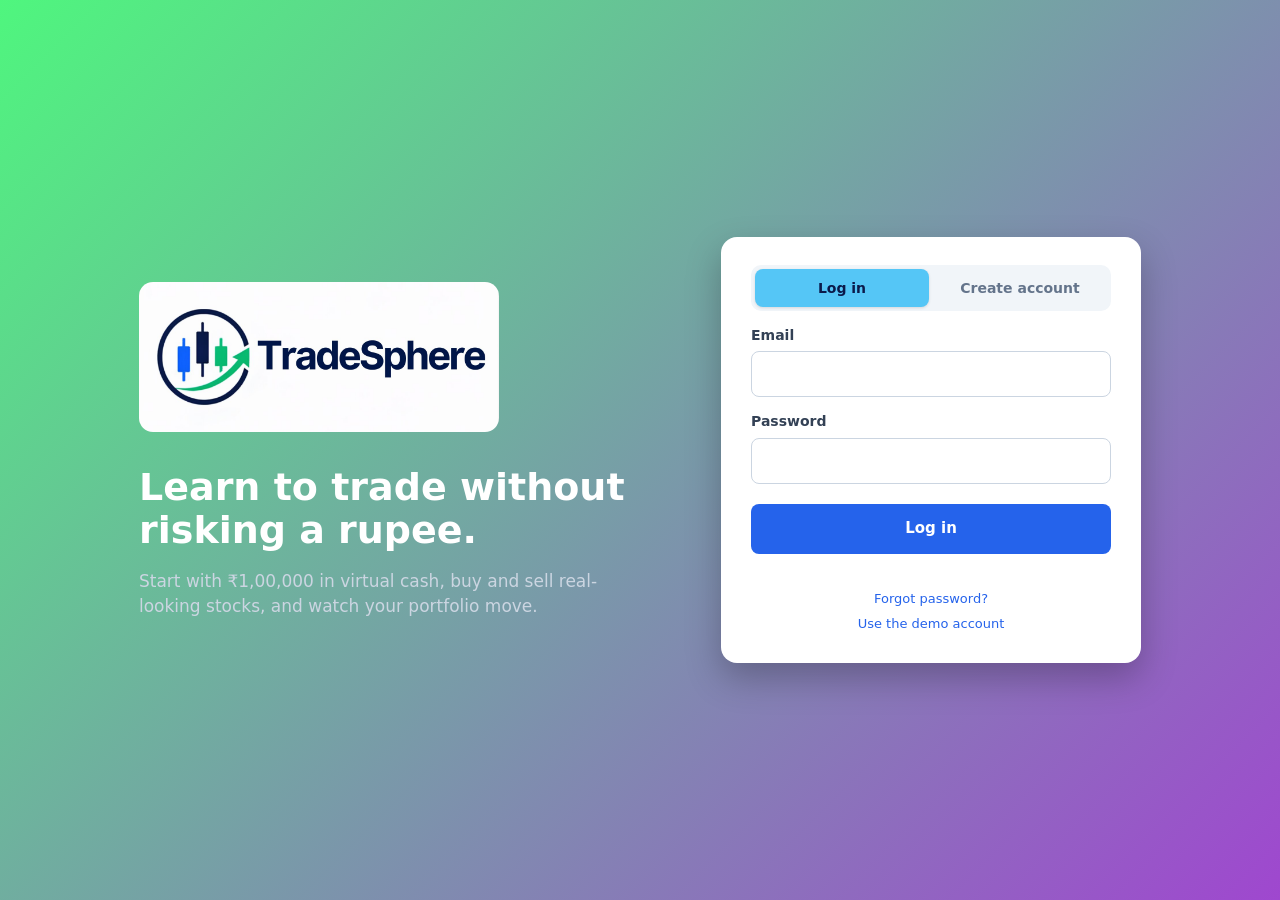
<file: index.html>
<!DOCTYPE html>
<html lang="en">
<head>
  <meta charset="UTF-8">
  <meta name="viewport" content="width=device-width, initial-scale=1.0">
  <title>TradeSphere - Log in</title>
  <link rel="icon" type="image/svg+xml" href="favicon.svg">
  <link rel="stylesheet" href="login.css">
</head>
<body class="login-page">

  <div class="login-layout">

    <!-- Left side: logo and welcome text -->
    <div class="login-intro">
      <img src="Logo.jpg" alt="TradeSphere" class="login-logo">
      <h1>Learn to trade without risking a rupee.</h1>
      <p>Start with ₹1,00,000 in virtual cash, buy and sell real-looking stocks, and watch your portfolio move.</p>
    </div>

    <!-- Right side: white login box -->
    <div class="login-box">

      <!-- Two buttons to switch between the forms -->
      <div class="form-tabs">
        <button class="form-tab active" data-tab="login" type="button">Log in</button>
        <button class="form-tab" data-tab="register" type="button">Create account</button>
      </div>

      <!-- Login form -->
      <form id="loginForm">
        <!-- It connects a label to the input that has the same id. The value of for must match the id exactly. -->
        <label for="loginEmail">Email</label>
        <input type="email" id="loginEmail" required>

        <label for="loginPassword">Password</label>
        <input type="password" id="loginPassword" required>

        <button type="submit" class="button button-blue">Log in</button>
        <p class="error-message" id="loginMessage"></p>
        <button type="button" class="text-button" id="forgotButton">Forgot password?</button>
        <button type="button" class="text-button" id="demoButton">Use the demo account</button>
      </form>

      <!-- Create account form (hidden until the tab is clicked) -->
      <form id="registerForm" hidden>
        <label for="registerName">Full name</label>
        <input type="text" id="registerName" required>

        <label for="registerEmail">Email</label>
        <input type="email" id="registerEmail" required>

        <label for="registerPassword">Password</label>
        <input type="password" id="registerPassword" minlength="6" required>

        <button type="submit" class="button button-blue">Create account</button>
        <p class="error-message" id="registerMessage"></p>
      </form>

      <!-- Forgot password, step 1: ask for the email -->
      <form id="forgotForm" hidden>
        <h2 class="form-title">Reset your password</h2>
        <p class="form-help">Enter the email of your account and we will give you a reset code.</p>

        <label for="forgotEmail">Email</label>
        <input type="email" id="forgotEmail" required>

        <button type="submit" class="button button-blue">Get reset code</button>
        <p class="error-message" id="forgotMessage"></p>
        <button type="button" class="text-button" id="backFromForgot">Back to log in</button>
      </form>

      <!-- Forgot password, step 2: enter the code and a new password -->
      <form id="resetForm" hidden>
        <h2 class="form-title">Enter the reset code</h2>
        <p class="form-help" id="codeHint"></p>

        <label for="resetCode">Reset code</label>
        <input type="text" id="resetCode" maxlength="6" required>

        <label for="newPassword">New password</label>
        <input type="password" id="newPassword" minlength="6" required>

        <label for="confirmPassword">Confirm new password</label>
        <input type="password" id="confirmPassword" minlength="6" required>

        <button type="submit" class="button button-blue">Change password</button>
        <p class="error-message" id="resetMessage"></p>
        <button type="button" class="text-button" id="backFromReset">Back to log in</button>
      </form>

    </div>
  </div>

  <script src="store.js"></script>
  <script src="auth.js"></script>
</body>
</html>
</file>
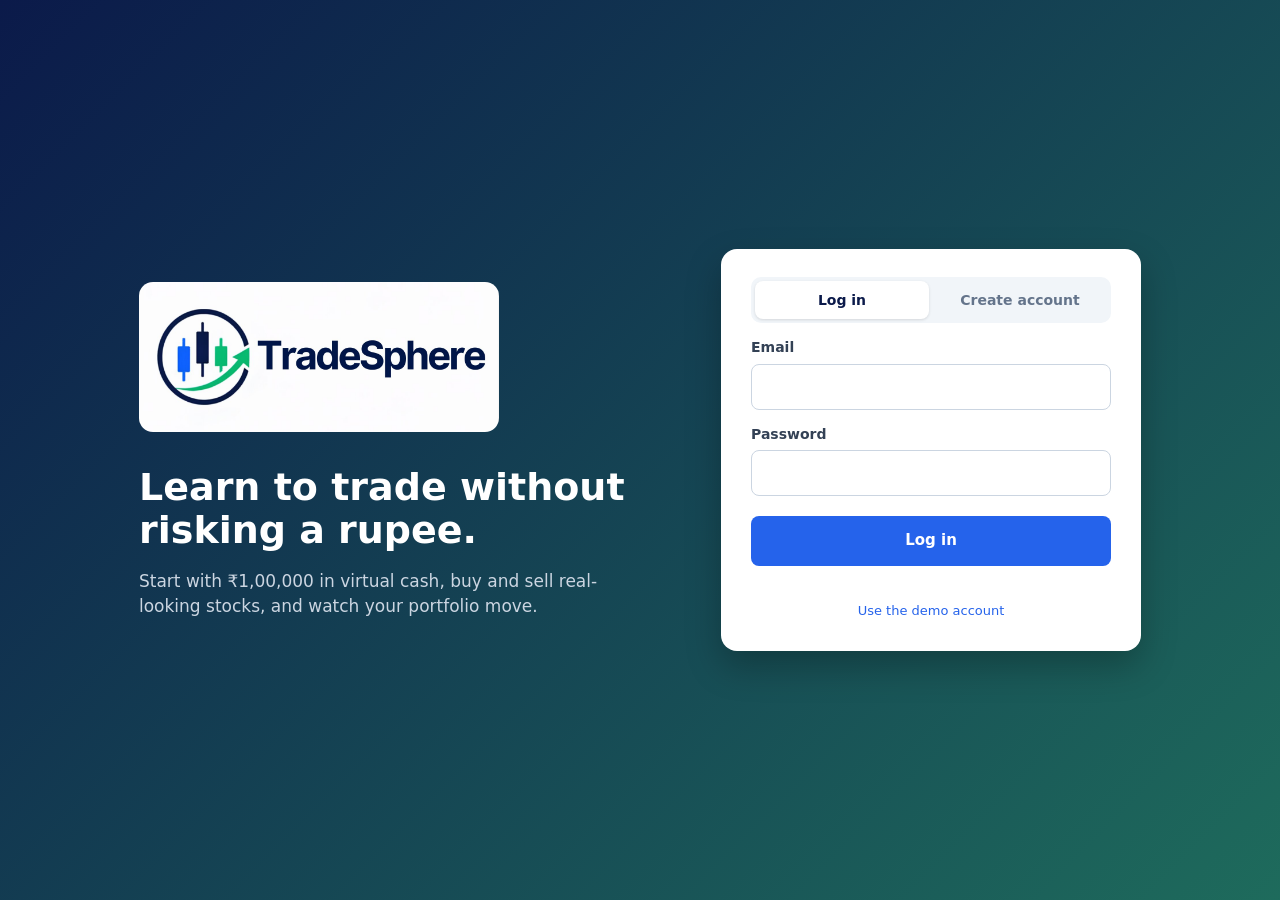
<file: frontend/index.html>
<!DOCTYPE html>
<html lang="en">
<head>
  <meta charset="UTF-8">
  <meta name="viewport" content="width=device-width, initial-scale=1.0">
  <title>TradeSphere – Log in</title>
  <link rel="stylesheet" href="style.css">
</head>
<body class="auth-page">
  <main class="auth-wrap">
    <section class="auth-intro">
      <img src="Logo.jpg" alt="TradeSphere" class="auth-logo">
      <h1>Learn to trade without risking a rupee.</h1>
      <p>Start with ₹1,00,000 in virtual cash, buy and sell real-looking stocks, and watch your portfolio move.</p>
    </section>

    <section class="auth-card">
      <div class="tabs" role="tablist">
        <button class="tab active" data-tab="login" type="button">Log in</button>
        <button class="tab" data-tab="register" type="button">Create account</button>
      </div>

      <form id="loginForm">
        <label for="loginEmail">Email</label>
        <input type="email" id="loginEmail" autocomplete="email" required>
        <label for="loginPassword">Password</label>
        <input type="password" id="loginPassword" autocomplete="current-password" required>
        <button type="submit" class="btn btn-primary">Log in</button>
        <p class="form-message" id="loginMessage" role="alert"></p>
        <button type="button" class="link-button" id="fillDemo">Use the demo account</button>
      </form>

      <form id="registerForm" hidden>
        <label for="regName">Full name</label>
        <input type="text" id="regName" autocomplete="name" required>
        <label for="regEmail">Email</label>
        <input type="email" id="regEmail" autocomplete="email" required>
        <label for="regPassword">Password</label>
        <input type="password" id="regPassword" autocomplete="new-password" minlength="6" required>
        <button type="submit" class="btn btn-primary">Create account</button>
        <p class="form-message" id="registerMessage" role="alert"></p>
      </form>
    </section>
  </main>
  <script src="store.js"></script>
  <script src="auth.js"></script>
</body>
</html>
</file>
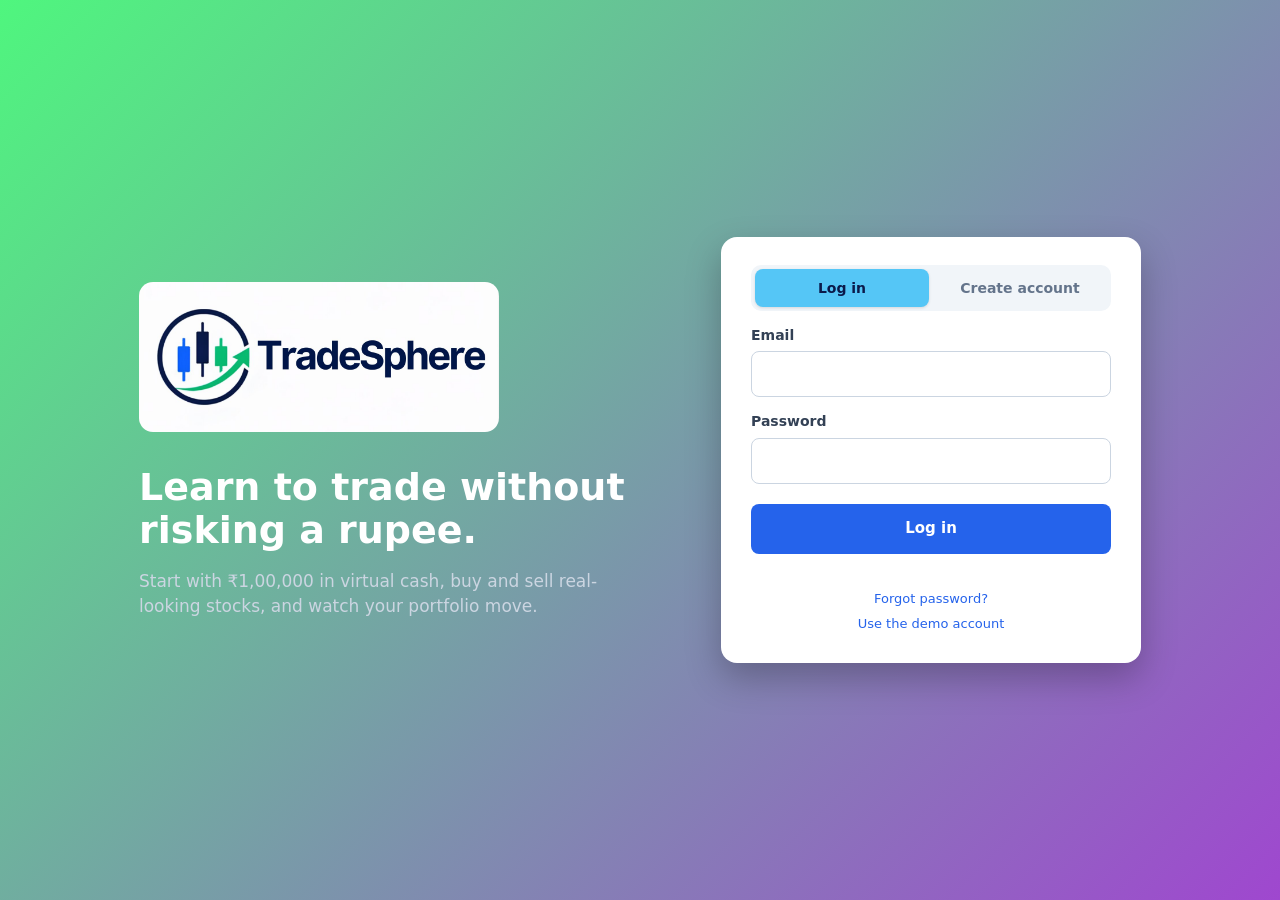
<file: dashboard.html>
<!DOCTYPE html>
<html lang="en">
<head>
  <meta charset="UTF-8">
  <meta name="viewport" content="width=device-width, initial-scale=1.0">
  <title>TradeSphere – Dashboard</title>
  <link rel="icon" type="image/svg+xml" href="favicon.svg">
  <link rel="stylesheet" href="dashboard_learn.css">
</head>
<body>
  <header class="header-bar">
    <img src="Logo.jpg" alt="TradeSphere" class="header-logo">
    <div class="header-right">
      <nav class="menu" aria-label="Main">
        <a href="dashboard.html" class="active" aria-current="page">Dashboard</a>
        <a href="dashboard.html#chart">Chart</a>
        <a href="dashboard.html#market">Market</a>
        <a href="dashboard.html#holdings">Holdings</a>
        <a href="dashboard.html#history">History</a>
        <a href="learn.html">Learn</a>
      </nav>
      <span id="welcomeUser"></span>
      <button class="button button-red" id="logoutButton">Log out</button>
    </div>
  </header>

  <main class="page-content">
    <div class="page-heading">
      <div>
        <h1>Dashboard</h1>
        <p>Prices update every few seconds. Trades use virtual cash only.</p>
      </div>
      <div class="heading-buttons"><span class="mode-badge">Practice mode</span><button class="button button-outline" id="resetButton">Reset account</button></div>
    </div>

    <section class="summary-cards">
      <div class="summary-card"><p>Portfolio value</p><h2 id="portfolioValue">₹0</h2><small id="portfolioNote">Cash + holdings</small></div>
      <div class="summary-card"><p>Available cash</p><h2 id="cashBalance">₹0</h2><small>Ready to invest</small></div>
      <div class="summary-card"><p>Invested value</p><h2 id="investedValue">₹0</h2><small id="stockCount">0 positions</small></div>
      <div class="summary-card"><p>Total profit / loss</p><h2 id="totalProfitLoss">₹0</h2><small id="totalProfitLossPercent">0%</small></div>
    </section>

    <section class="dashboard-section" id="chart">
      <div class="section-heading">
        <h2>Price chart</h2>
        <select id="chartStock" aria-label="Choose a stock"></select>
      </div>
      <div class="chart-info">
        <strong id="chartPrice"></strong>
        <span id="chartChange"></span>
        <span id="chartRange"></span>
      </div>
      <canvas id="priceChart" width="1000" height="340"></canvas>
      <small>Each point is one price update (every 4 seconds). Move the mouse over the chart to see a price.</small>
    </section>

    <section class="dashboard-section" id="market">
      <div class="section-heading">
        <h2>Market</h2>
        <input type="search" id="stockSearch" placeholder="Search by name or symbol" aria-label="Search stocks">
      </div>
      <div class="table-wrapper"><table>
        <thead><tr><th>Stock</th><th class="align-right">Price</th><th class="align-right">Today</th><th class="align-right">Trade</th></tr></thead>
        <tbody id="stockList"></tbody>
      </table></div>
    </section>

    <section class="dashboard-section" id="holdings">
      <div class="section-heading"><h2>My holdings</h2></div>
      <div class="table-wrapper"><table>
        <thead><tr><th>Stock</th><th class="align-right">Qty</th><th class="align-right">Avg cost</th><th class="align-right">Price</th><th class="align-right">Value</th><th class="align-right">Profit / loss</th></tr></thead>
        <tbody id="holdingsList"></tbody>
      </table></div>
    </section>

    <section class="dashboard-section" id="history">
      <div class="section-heading"><h2>Transaction history</h2></div>
      <div class="table-wrapper"><table>
        <thead><tr><th>Date</th><th>Type</th><th>Stock</th><th class="align-right">Qty</th><th class="align-right">Price</th><th class="align-right">Total</th></tr></thead>
        <tbody id="transactionList"></tbody>
      </table></div>
    </section>
  </main>

  <dialog id="tradeDialog">
    <form method="dialog" id="tradeForm">
      <h3 id="dialogTitle"></h3>
      <p id="dialogInfo"></p>
      <label for="quantityInput">Quantity</label>
      <input type="number" id="quantityInput" min="1" step="1" value="1" required>
      <p class="dialog-total">Total: <strong id="dialogTotal"></strong></p>
      <p class="error-message" id="dialogError" role="alert"></p>
      <div class="dialog-buttons">
        <button type="button" class="button button-outline" id="cancelTrade">Cancel</button>
        <button type="submit" class="button button-blue" id="confirmTrade">Confirm</button>
      </div>
    </form>
  </dialog>

  <div id="popupMessage" class="popup-message" role="status"></div>

  <script src="store.js"></script>
  <script src="dashboard.js"></script>
</body>
</html>
</file>
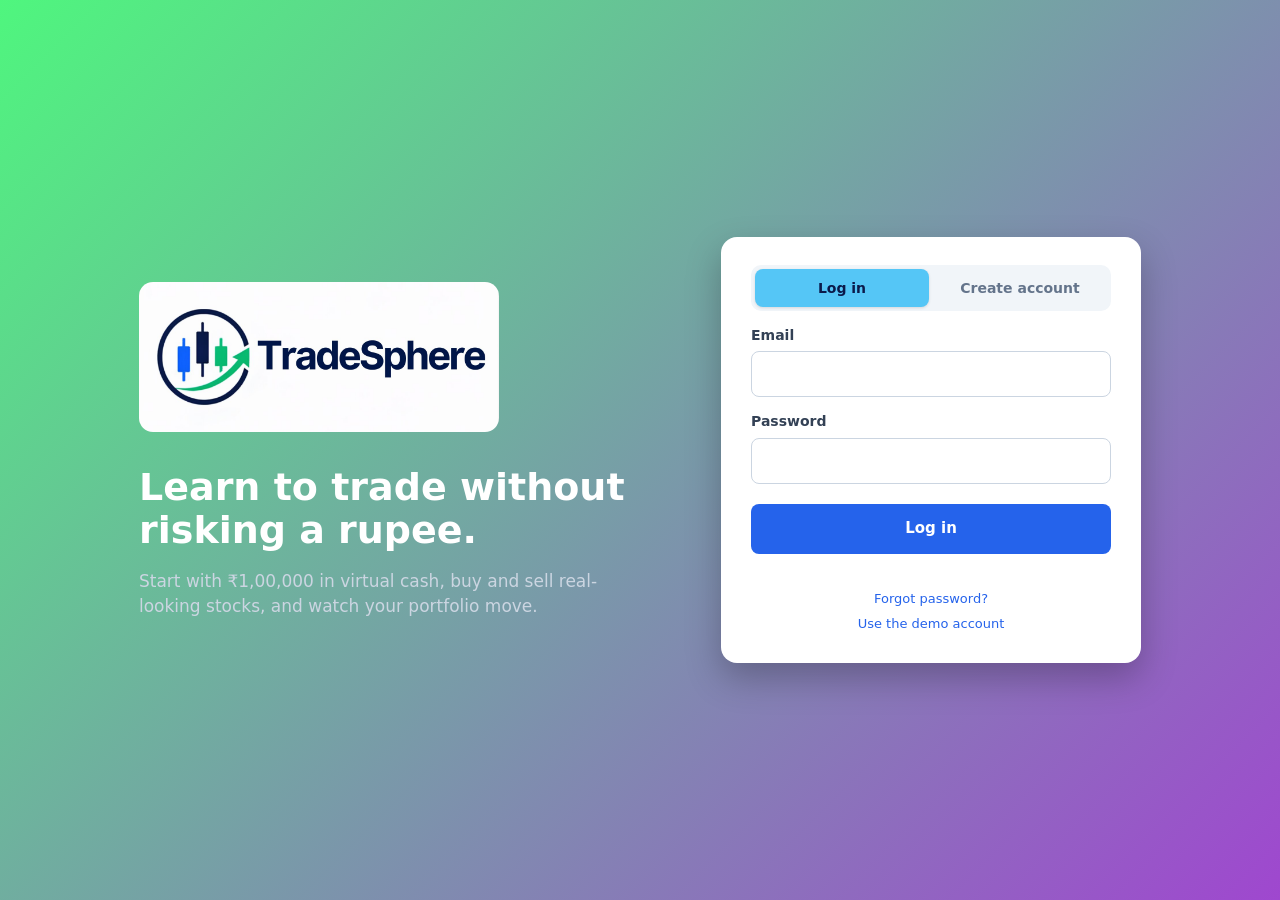
<file: learn.html>
<!DOCTYPE html>
<html lang="en">
<head>
  <meta charset="UTF-8">
  <meta name="viewport" content="width=device-width, initial-scale=1.0">
  <title>TradeSphere – Learn</title>
  <link rel="icon" type="image/svg+xml" href="favicon.svg">
  <link rel="stylesheet" href="dashboard_learn.css">
</head>
<body>
  <header class="header-bar">
    <img src="Logo.jpg" alt="TradeSphere" class="header-logo">
    <div class="header-right">
      <nav class="menu" aria-label="Main">
        <a href="dashboard.html">Dashboard</a>
        <a href="dashboard.html#chart">Chart</a>
        <a href="dashboard.html#market">Market</a>
        <a href="dashboard.html#holdings">Holdings</a>
        <a href="dashboard.html#history">History</a>
        <a href="learn.html" class="active" aria-current="page">Learn</a>
      </nav>
      <span id="welcomeUser"></span>
      <button class="button button-red" id="logoutButton">Log out</button>
    </div>
  </header>

  <main class="page-content">
    <div class="page-heading">
      <div>
        <h1>Learn</h1>
        <p>Trading basics, practice tasks, and a quick quiz.</p>
      </div>
      <span class="mode-badge">Practice mode</span>
    </div>

    <div class="learn-layout">
      <div>
        <section class="dashboard-section">
          <div class="section-heading"><h2>Trading basics</h2></div>
          <details open><summary>What is a stock?</summary><p>A stock is a small piece of ownership in a company. If the company does well, the price of your share usually rises. If it struggles, the price can fall.</p></details>
          <details><summary>Buying and selling</summary><p>You buy a share at the current price and sell it later at the price then. If the selling price is higher than what you paid, you make a profit. If it's lower, you take a loss.</p></details>
          <details><summary>What does "Today" mean in the market table?</summary><p>It's the percentage the price has moved since you opened the page. Green means it's up, red means it's down.</p></details>
          <details><summary>Average cost</summary><p>If you buy the same stock at different prices, your average cost is the total you paid divided by the number of shares. Your profit or loss is measured against this number.</p></details>
          <details><summary>Portfolio value</summary><p>Your portfolio value is your cash plus the current value of every stock you hold. It changes whenever prices move, even if you don't trade.</p></details>
          <details><summary>Diversification</summary><p>Spreading money across several stocks means one bad stock hurts less. It's one of the simplest ways to reduce risk.</p></details>
          <details><summary>This is practice only</summary><p>TradeSphere uses virtual money and simulated prices. Real markets are less predictable, so treat this as a place to learn, not a guide to real investing.</p></details>
        </section>

        <section class="dashboard-section">
          <div class="section-heading"><h2>Quick quiz</h2></div>
          <p class="progress-text" id="quizScore"></p>
          <div id="quiz"></div>
        </section>
      </div>

      <section class="dashboard-section">
        <div class="section-heading"><h2>Practice tasks</h2></div>
        <p class="progress-text" id="taskProgress"></p>
        <ul class="task-list" id="taskList"></ul>
        <a href="dashboard.html#market" class="button button-blue" style="display:inline-block;margin-top:14px;text-decoration:none">Go to market</a>
      </section>
    </div>
  </main>

  <script src="store.js"></script>
  <script src="learn.js"></script>
</body>
</html>
</file>
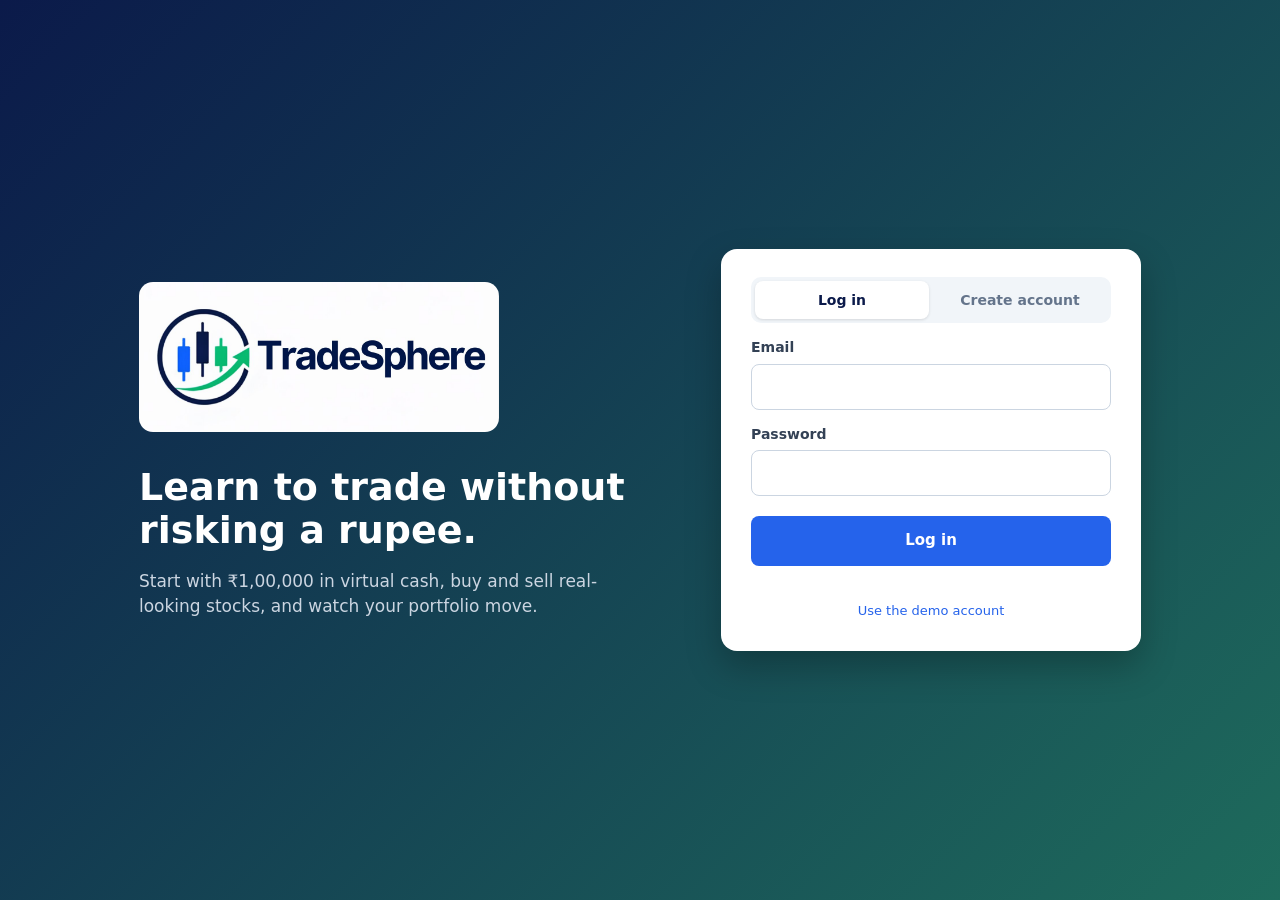
<file: frontend/dashboard.html>
<!DOCTYPE html>
<html lang="en">
<head>
  <meta charset="UTF-8">
  <meta name="viewport" content="width=device-width, initial-scale=1.0">
  <title>TradeSphere – Dashboard</title>
  <link rel="stylesheet" href="style.css">
</head>
<body>
  <header class="topbar">
    <img src="Logo.jpg" alt="TradeSphere" class="topbar-logo">
    <div class="topbar-right">
      <span id="welcomeUser"></span>
      <button class="btn btn-ghost" id="resetButton">Reset account</button>
      <button class="btn btn-danger" id="logoutButton">Log out</button>
    </div>
  </header>

  <main class="container">
    <div class="page-head">
      <div>
        <h1>Dashboard</h1>
        <p>Prices update every few seconds. Trades use virtual cash only.</p>
      </div>
      <span class="badge">Practice mode</span>
    </div>

    <section class="cards">
      <div class="card"><p>Portfolio value</p><h2 id="portfolioValue">₹0</h2><small id="portfolioNote">Cash + holdings</small></div>
      <div class="card"><p>Available cash</p><h2 id="cashBalance">₹0</h2><small>Ready to invest</small></div>
      <div class="card"><p>Invested value</p><h2 id="investedValue">₹0</h2><small id="stockCount">0 positions</small></div>
      <div class="card"><p>Total profit / loss</p><h2 id="totalPL">₹0</h2><small id="totalPLPercent">0%</small></div>
    </section>

    <section class="panel">
      <div class="panel-head">
        <h2>Market</h2>
        <input type="search" id="stockSearch" placeholder="Search by name or symbol" aria-label="Search stocks">
      </div>
      <div class="table-scroll"><table>
        <thead><tr><th>Stock</th><th class="num">Price</th><th class="num">Today</th><th class="num">Trade</th></tr></thead>
        <tbody id="stockList"></tbody>
      </table></div>
    </section>

    <section class="panel">
      <div class="panel-head"><h2>My holdings</h2></div>
      <div class="table-scroll"><table>
        <thead><tr><th>Stock</th><th class="num">Qty</th><th class="num">Avg cost</th><th class="num">Price</th><th class="num">Value</th><th class="num">Profit / loss</th></tr></thead>
        <tbody id="holdingsList"></tbody>
      </table></div>
    </section>

    <section class="panel">
      <div class="panel-head"><h2>Transaction history</h2></div>
      <div class="table-scroll"><table>
        <thead><tr><th>Date</th><th>Type</th><th>Stock</th><th class="num">Qty</th><th class="num">Price</th><th class="num">Total</th></tr></thead>
        <tbody id="transactionList"></tbody>
      </table></div>
    </section>
  </main>

  <dialog id="tradeModal">
    <form method="dialog" id="tradeForm">
      <h3 id="modalTitle"></h3>
      <p id="modalInfo"></p>
      <label for="qtyInput">Quantity</label>
      <input type="number" id="qtyInput" min="1" step="1" value="1" required>
      <p class="modal-total">Total: <strong id="modalTotal"></strong></p>
      <p class="form-message" id="modalError" role="alert"></p>
      <div class="modal-actions">
        <button type="button" class="btn btn-ghost" id="cancelTrade">Cancel</button>
        <button type="submit" class="btn btn-primary" id="confirmTrade">Confirm</button>
      </div>
    </form>
  </dialog>

  <div id="toast" class="toast" role="status"></div>

  <script src="store.js"></script>
  <script src="dashboard.js"></script>
</body>
</html>
</file>
<file: login.css>
/* LOGIN PAGE STYLES (used only by index.html) */

* {
  margin: 0;
  padding: 0;
  box-sizing: border-box;
}

body {
  min-height: 100vh;
  font-family: "Segoe UI", system-ui, -apple-system, Arial, sans-serif;
  background: #f1f5f9;
  color: #172033;
  line-height: 1.45;
}

[hidden] {
  display: none !important;
}

:focus-visible {
  outline: 3px solid rgba(37, 99, 235, 0.45);
  outline-offset: 2px;
}

.button {
  padding: 9px 14px;
  border: 1px solid transparent;
  border-radius: 8px;
  font: inherit;
  font-size: 14px;
  font-weight: 600;
  cursor: pointer;
}

.button:disabled {
  opacity: 0.5;
  cursor: not-allowed;
}

.button-blue {
  color: #fff;
  background: #2563eb;
}

.button-blue:hover:not(:disabled) {
  background: #1d4ed8;
}

input {
  width: 100%;
  padding: 12px;
  border: 1px solid #cbd5e1;
  border-radius: 8px;
  font: inherit;
  font-size: 14px;
}

input:focus {
  outline: none;
  border-color: #2563eb;
  box-shadow: 0 0 0 3px rgba(37, 99, 235, 0.15);
}

label {
  display: block;
  margin: 14px 0 6px;
  font-size: 14px;
  font-weight: 600;
  color: #334155;
}

.error-message {
  min-height: 20px;
  margin-top: 10px;
  color: #dc2626;
  font-size: 13px;
  text-align: center;
}

.text-button {
  display: block;
  margin: 6px auto 0;
  border: 0;
  background: none;
  color: #2563eb;
  font: inherit;
  font-size: 13px;
  cursor: pointer;
}

.login-page {
  background: linear-gradient(135deg, #4ff67e,#9f47cf);
}

.login-layout {
  min-height: 100vh;
  display: grid;
  grid-template-columns: 1fr 420px;
  gap: 60px;
  align-items: center;
  max-width: 1050px;
  margin: auto;
  padding: 30px 24px;
}

.login-intro {
  color: #fff;
}

.login-logo {
  width: 100%;
  max-width: 360px;
  height: 150px;
  object-fit: cover;
  object-position: left center;
  border-radius: 14px;
  margin-bottom: 28px;
}

.login-intro h1 {
  max-width: 520px;
  font-size: 38px;
  line-height: 1.15;
}

.login-intro p {
  max-width: 460px;
  margin-top: 16px;
  color: #cbd5e1;
  font-size: 17px;
}

.login-box {
  padding: 28px 30px 30px;
  background: #fff;
  border-radius: 16px;
  box-shadow: 0 15px 35px rgba(0, 0, 0, 0.25);
}

.login-box .button-blue {
  width: 100%;
  margin-top: 20px;
  padding: 13px;
  font-size: 15px;
}

.form-tabs {
  display: flex;
  gap: 4px;
  padding: 4px;
  background: #f1f5f9;
  border-radius: 10px;
}

.form-tab {
  flex: 1;
  padding: 9px;
  border: 0;
  border-radius: 8px;
  background: none;
  font: inherit;
  font-size: 14px;
  font-weight: 600;
  color: #64748b;
  cursor: pointer;
}

.form-tab.active {
  background: hsl(198, 90%, 65%);
  color: #0b1a4a;
  box-shadow: 0 1px 3px rgba(0, 0, 0, 0.12);
}

@media (max-width: 860px) {
  .login-layout {
    grid-template-columns: 1fr;
    gap: 28px;
  }

  .login-intro h1 {
    font-size: 28px;
  }

  .login-logo {
    height: 110px;
    max-width: 280px;
  }
}

.form-title {
  font-size: 20px;
  color: #0b1a4a;
}

.form-help {
  margin-top: 6px;
  color: #64748b;
  font-size: 14px;
}

.error-message.success {
  color: #16a34a;
}
</file>
<file: frontend/style.css>
:root {
  --navy: #0b1a4a; --blue: #2563eb; --blue-dark: #1d4ed8; --green: #16a34a; --red: #dc2626;
  --bg: #f1f5f9; --card: #fff; --line: #e2e8f0; --text: #172033; --muted: #64748b;
}
* { margin: 0; padding: 0; box-sizing: border-box; }
body { min-height: 100vh; font-family: "Segoe UI", system-ui, -apple-system, Arial, sans-serif; background: var(--bg); color: var(--text); line-height: 1.45; }
[hidden] { display: none !important; }
small { display: block; margin-top: 2px; color: var(--muted); font-size: 12px; font-weight: 400; }
:focus-visible { outline: 3px solid rgba(37, 99, 235, .45); outline-offset: 2px; }

/* Buttons & inputs */
.btn { padding: 9px 14px; border: 1px solid transparent; border-radius: 8px; font: inherit; font-size: 14px; font-weight: 600; cursor: pointer; }
.btn:disabled { opacity: .5; cursor: not-allowed; }
.btn-primary { color: #fff; background: var(--blue); }
.btn-primary:hover:not(:disabled) { background: var(--blue-dark); }
.btn-danger { color: #fff; background: var(--red); }
.btn-danger:hover { background: #b91c1c; }
.btn-ghost { color: var(--text); background: #fff; border-color: #cbd5e1; }
.btn-ghost:hover { background: var(--bg); }
.btn-buy { color: #fff; background: var(--green); }
.btn-sell { color: var(--red); background: #fff; border-color: var(--red); }
.btn-sell:hover { background: #fef2f2; }
input { width: 100%; padding: 12px; border: 1px solid #cbd5e1; border-radius: 8px; font: inherit; font-size: 14px; }
input:focus { outline: none; border-color: var(--blue); box-shadow: 0 0 0 3px rgba(37, 99, 235, .15); }
label { display: block; margin: 14px 0 6px; font-size: 14px; font-weight: 600; color: #334155; }
.form-message { min-height: 20px; margin-top: 10px; color: var(--red); font-size: 13px; text-align: center; }
.link-button { display: block; margin: 6px auto 0; border: 0; background: none; color: var(--blue); font: inherit; font-size: 13px; cursor: pointer; }

/* Login page */
.auth-page { background: linear-gradient(135deg, #0b1a4a, #1e6b5c); }
.auth-wrap { min-height: 100vh; display: grid; grid-template-columns: 1fr 420px; gap: 60px; align-items: center; max-width: 1050px; margin: auto; padding: 30px 24px; }
.auth-intro { color: #fff; }
.auth-logo { width: 100%; max-width: 360px; height: 150px; object-fit: cover; object-position: left center; border-radius: 14px; margin-bottom: 28px; }
.auth-intro h1 { max-width: 520px; font-size: 38px; line-height: 1.15; }
.auth-intro p { max-width: 460px; margin-top: 16px; color: #cbd5e1; font-size: 17px; }
.auth-card { padding: 28px 30px 30px; background: #fff; border-radius: 16px; box-shadow: 0 15px 35px rgba(0, 0, 0, .25); }
.auth-card .btn-primary { width: 100%; margin-top: 20px; padding: 13px; font-size: 15px; }
.tabs { display: flex; gap: 4px; padding: 4px; background: var(--bg); border-radius: 10px; }
.tab { flex: 1; padding: 9px; border: 0; border-radius: 8px; background: none; font: inherit; font-size: 14px; font-weight: 600; color: var(--muted); cursor: pointer; }
.tab.active { background: #fff; color: var(--navy); box-shadow: 0 1px 3px rgba(0, 0, 0, .12); }

/* Dashboard layout */
.topbar { display: flex; justify-content: space-between; align-items: center; gap: 12px; padding: 8px 32px; background: #fff; border-bottom: 1px solid var(--line); }
.topbar-logo { height: 56px; width: 200px; object-fit: cover; object-position: left center; }
.topbar-right { display: flex; align-items: center; gap: 12px; font-size: 14px; font-weight: 600; color: #334155; }
.container { max-width: 1150px; margin: auto; padding: 30px 24px 50px; }
.page-head { display: flex; justify-content: space-between; align-items: center; gap: 12px; margin-bottom: 22px; }
.page-head h1 { font-size: 28px; color: var(--navy); }
.page-head p { color: var(--muted); }
.badge { padding: 7px 12px; border-radius: 20px; background: #dcfce7; color: #166534; font-size: 12px; font-weight: 700; white-space: nowrap; }

.cards { display: grid; grid-template-columns: repeat(4, 1fr); gap: 16px; }
.card, .panel { background: var(--card); border: 1px solid var(--line); border-radius: 12px; }
.card { padding: 18px 20px; }
.card p { color: var(--muted); font-size: 13px; }
.card h2 { margin: 6px 0 4px; font-size: 24px; color: var(--navy); }
.card small { margin: 0; }
.panel { margin-top: 20px; padding: 20px; }
.panel-head { display: flex; justify-content: space-between; align-items: center; gap: 12px; margin-bottom: 12px; }
.panel-head h2 { font-size: 18px; color: var(--navy); }
.panel-head input { width: 240px; padding: 9px 12px; }

/* Tables */
.table-scroll { overflow-x: auto; }
table { width: 100%; border-collapse: collapse; font-size: 14px; }
th { padding: 10px 8px; border-bottom: 1px solid var(--line); text-align: left; color: var(--muted); font-size: 13px; font-weight: 600; white-space: nowrap; }
td { padding: 13px 8px; border-bottom: 1px solid #f1f5f9; vertical-align: middle; }
tr:last-child td { border-bottom: 0; }
.num { text-align: right; white-space: nowrap; }
td .btn { padding: 6px 12px; font-size: 13px; }
.empty { padding: 22px 8px; color: var(--muted); text-align: center; }
.up { color: var(--green); } .down { color: var(--red); }
.tag { padding: 3px 9px; border-radius: 6px; font-size: 12px; font-weight: 700; }
.tag-buy { color: #166534; background: #dcfce7; } .tag-sell { color: #991b1b; background: #fee2e2; }

/* Trade dialog & toast */
dialog { margin: auto; width: min(380px, 92vw); padding: 24px; border: 0; border-radius: 14px; box-shadow: 0 20px 50px rgba(15, 23, 42, .35); }
dialog::backdrop { background: rgba(15, 23, 42, .5); }
dialog h3 { font-size: 20px; color: var(--navy); }
dialog p { margin-top: 4px; color: var(--muted); font-size: 14px; }
.modal-total { margin-top: 14px; color: var(--text); font-size: 15px; }
.modal-actions { display: flex; justify-content: flex-end; gap: 10px; margin-top: 14px; }
.toast { position: fixed; left: 50%; bottom: 24px; transform: translate(-50%, 30px); padding: 12px 18px; border-radius: 10px; background: var(--navy); color: #fff; font-size: 14px; opacity: 0; pointer-events: none; transition: .25s; }
.toast.show { opacity: 1; transform: translate(-50%, 0); }
.toast.error { background: var(--red); }

/* Responsive */
@media (max-width: 860px) {
  .auth-wrap { grid-template-columns: 1fr; gap: 28px; }
  .auth-intro h1 { font-size: 28px; }
  .auth-logo { height: 110px; max-width: 280px; }
  .cards { grid-template-columns: repeat(2, 1fr); }
}
@media (max-width: 560px) {
  .topbar { padding: 8px 14px; }
  .topbar-logo { width: 140px; height: 44px; }
  #welcomeUser { display: none; }
  .container { padding: 22px 14px 40px; }
  .cards { grid-template-columns: 1fr; }
  .panel-head { flex-direction: column; align-items: stretch; }
  .panel-head input { width: 100%; }
  .page-head { flex-direction: column; align-items: flex-start; }
}
@media (prefers-reduced-motion: reduce) { .toast { transition: none; } }
</file>
<file: dashboard_learn.css>
/* DASHBOARD AND LEARN PAGE STYLES (used by dashboard.html and learn.html) */

* {
  margin: 0;
  padding: 0;
  box-sizing: border-box;
}

html {
  scroll-behavior: smooth;
}

body {
  min-height: 100vh;
  font-family: "Segoe UI", system-ui, -apple-system, Arial, sans-serif;
  background: #f1f5f9;
  color: #172033;
  line-height: 1.45;
}

[hidden] {
  display: none !important;
}

small {
  display: block;
  margin-top: 2px;
  color: #64748b;
  font-size: 12px;
  font-weight: 400;
}

:focus-visible {
  outline: 3px solid rgba(37, 99, 235, 0.45);
  outline-offset: 2px;
}

.button {
  padding: 9px 14px;
  border: 1px solid transparent;
  border-radius: 8px;
  font: inherit;
  font-size: 14px;
  font-weight: 600;
  cursor: pointer;
}

.button:disabled {
  opacity: 0.5;
  cursor: not-allowed;
}

.button-blue {
  color: #fff;
  background: #2563eb;
}

.button-blue:hover:not(:disabled) {
  background: #1d4ed8;
}

.button-red {
  color: #fff;
  background: #dc2626;
}

.button-red:hover {
  background: #b91c1c;
}

.button-outline {
  color: #172033;
  background: #fff;
  border-color: #cbd5e1;
}

.button-outline:hover {
  background: #f1f5f9;
}

.button-buy {
  color: #fff;
  background: #16a34a;
}

.button-sell {
  color: #dc2626;
  background: #fff;
  border-color: #dc2626;
}

.button-sell:hover {
  background: #fef2f2;
}

input {
  width: 100%;
  padding: 12px;
  border: 1px solid #cbd5e1;
  border-radius: 8px;
  font: inherit;
  font-size: 14px;
}

input:focus {
  outline: none;
  border-color: #2563eb;
  box-shadow: 0 0 0 3px rgba(37, 99, 235, 0.15);
}

label {
  display: block;
  margin: 14px 0 6px;
  font-size: 14px;
  font-weight: 600;
  color: #334155;
}

.error-message {
  min-height: 20px;
  margin-top: 10px;
  color: #dc2626;
  font-size: 13px;
  text-align: center;
}

.header-bar {
  display: flex;
  justify-content: space-between;
  align-items: center;
  gap: 12px;
  padding: 8px 32px;
  background: #fff;
  border-bottom: 1px solid #e2e8f0;
}

.header-logo {
  width: 200px;
  height: 56px;
  object-fit: cover;
  object-position: left center;
}

.header-right {
  display: flex;
  align-items: center;
  gap: 16px;
  font-size: 14px;
  font-weight: 600;
  color: #334155;
}

.page-content {
  max-width: 1150px;
  margin: auto;
  padding: 30px 24px 50px;
}

.page-heading {
  display: flex;
  justify-content: space-between;
  align-items: center;
  gap: 12px;
  margin-bottom: 22px;
}

.page-heading h1 {
  font-size: 28px;
  color: #0b1a4a;
}

.page-heading p {
  color: #64748b;
}

.mode-badge {
  padding: 7px 12px;
  border-radius: 20px;
  background: #dcfce7;
  color: #166534;
  font-size: 12px;
  font-weight: 700;
  white-space: nowrap;
}

.menu {
  display: flex;
  gap: 4px;
}

.menu a {
  padding: 8px 12px;
  border-radius: 8px;
  color: #334155;
  font-size: 14px;
  font-weight: 600;
  text-decoration: none;
  white-space: nowrap;
}

.menu a:hover {
  background: #f1f5f9;
}

.menu a.active {
  background: #e0e7ff;
  color: #0b1a4a;
}

.heading-buttons {
  display: flex;
  align-items: center;
  gap: 10px;
}

.summary-cards {
  display: grid;
  grid-template-columns: repeat(4, 1fr);
  gap: 16px;
}

.summary-card,
.dashboard-section {
  background: #fff;
  border: 1px solid #e2e8f0;
  border-radius: 12px;
}

.summary-card {
  padding: 18px 20px;
}

.summary-card p {
  color: #64748b;
  font-size: 13px;
}

.summary-card h2 {
  margin: 6px 0 4px;
  font-size: 24px;
  color: #0b1a4a;
}

.summary-card small {
  margin: 0;
}

.dashboard-section {
  margin-top: 20px;
  padding: 20px;
}

.section-heading {
  display: flex;
  justify-content: space-between;
  align-items: center;
  gap: 12px;
  margin-bottom: 12px;
}

.section-heading h2 {
  font-size: 18px;
  color: #0b1a4a;
}

.section-heading input {
  width: 240px;
  padding: 9px 12px;
}

.table-wrapper {
  overflow-x: auto;
}

table {
  width: 100%;
  border-collapse: collapse;
  font-size: 14px;
}

th {
  padding: 10px 8px;
  border-bottom: 1px solid #e2e8f0;
  text-align: left;
  color: #64748b;
  font-size: 13px;
  font-weight: 600;
  white-space: nowrap;
}

td {
  padding: 13px 8px;
  border-bottom: 1px solid #f1f5f9;
  vertical-align: middle;
}

tr:last-child td {
  border-bottom: 0;
}

.align-right {
  text-align: right;
  white-space: nowrap;
}

td .button {
  padding: 6px 12px;
  font-size: 13px;
}

.empty-message {
  padding: 22px 8px;
  color: #64748b;
  text-align: center;
}

.profit {
  color: #16a34a;
}

.loss {
  color: #dc2626;
}

.trade-type {
  padding: 3px 9px;
  border-radius: 6px;
  font-size: 12px;
  font-weight: 700;
}

.type-buy {
  color: #166534;
  background: #dcfce7;
}

.type-sell {
  color: #991b1b;
  background: #fee2e2;
}

dialog {
  width: min(380px, 92vw);
  margin: auto;
  padding: 24px;
  border: 0;
  border-radius: 14px;
  box-shadow: 0 20px 50px rgba(15, 23, 42, 0.35);
}

dialog::backdrop {
  background: rgba(15, 23, 42, 0.5);
}

dialog h3 {
  font-size: 20px;
  color: #0b1a4a;
}

dialog p {
  margin-top: 4px;
  color: #64748b;
  font-size: 14px;
}

.dialog-total {
  margin-top: 14px;
  color: #172033;
  font-size: 15px;
}

.dialog-buttons {
  display: flex;
  justify-content: flex-end;
  gap: 10px;
  margin-top: 14px;
}

.popup-message {
  position: fixed;
  left: 50%;
  bottom: 24px;
  transform: translate(-50%, 30px);
  padding: 12px 18px;
  border-radius: 10px;
  background: #0b1a4a;
  color: #fff;
  font-size: 14px;
  opacity: 0;
  pointer-events: none;
  transition: 0.25s;
}

.popup-message.show {
  opacity: 1;
  transform: translate(-50%, 0);
}

.popup-message.error {
  background: #dc2626;
}

.learn-layout {
  display: grid;
  grid-template-columns: 1fr 360px;
  gap: 20px;
  align-items: start;
}

.learn-layout .dashboard-section {
  margin-top: 20px;
}

details {
  border-bottom: 1px solid #e2e8f0;
}

details:last-child {
  border-bottom: 0;
}

summary {
  padding: 14px 4px;
  font-weight: 600;
  cursor: pointer;
  color: #0b1a4a;
}

details p {
  max-width: 70ch;
  padding: 0 4px 14px;
  color: #334155;
  font-size: 14px;
}

.task-list {
  list-style: none;
}

.task-list li {
  display: flex;
  align-items: center;
  gap: 10px;
  padding: 10px 0;
  border-bottom: 1px solid #f1f5f9;
  font-size: 14px;
}

.task-list li:last-child {
  border-bottom: 0;
}

.task-circle {
  flex: none;
  width: 22px;
  height: 22px;
  border: 2px solid #cbd5e1;
  border-radius: 50%;
  text-align: center;
  line-height: 18px;
  font-size: 13px;
  color: #fff;
}

.task-list li.completed .task-circle {
  background: #16a34a;
  border-color: #16a34a;
}

.task-list li.completed span:last-child {
  color: #64748b;
  text-decoration: line-through;
}

.quiz-question {
  margin-bottom: 18px;
}

.quiz-question p {
  margin-bottom: 8px;
  font-weight: 600;
  font-size: 14px;
}

.quiz-question button {
  display: block;
  width: 100%;
  margin-bottom: 6px;
  padding: 9px 12px;
  border: 1px solid #cbd5e1;
  border-radius: 8px;
  background: #fff;
  font: inherit;
  font-size: 14px;
  text-align: left;
  cursor: pointer;
}

.quiz-question button:hover:not(:disabled) {
  background: #f1f5f9;
}

.quiz-question button.correct {
  background: #dcfce7;
  border-color: #16a34a;
}

.quiz-question button.incorrect {
  background: #fee2e2;
  border-color: #dc2626;
}

.quiz-question small {
  min-height: 16px;
}

.progress-text {
  margin-bottom: 8px;
  color: #64748b;
  font-size: 13px;
}

@media (max-width: 860px) {
  .summary-cards {
    grid-template-columns: repeat(2, 1fr);
  }

  .header-bar {
    flex-wrap: wrap;
  }

  .header-right {
    width: 100%;
    justify-content: space-between;
    gap: 8px;
  }

  .menu {
    overflow-x: auto;
    flex: 1;
  }

  .learn-layout {
    grid-template-columns: 1fr;
  }
}

@media (max-width: 560px) {
  .header-bar {
    padding: 8px 14px;
  }

  .header-logo {
    width: 140px;
    height: 44px;
  }

  #welcomeUser {
    display: none;
  }

  .page-content {
    padding: 22px 14px 40px;
  }

  .summary-cards {
    grid-template-columns: 1fr;
  }

  .section-heading {
    flex-direction: column;
    align-items: stretch;
  }

  .section-heading input {
    width: 100%;
  }

  .page-heading {
    flex-direction: column;
    align-items: flex-start;
  }

  .heading-buttons {
    flex-wrap: wrap;
  }
}

@media (prefers-reduced-motion: reduce) {
  .popup-message {
    transition: none;
  }
}

/* Price chart */
.chart-info {
  display: flex;
  flex-wrap: wrap;
  align-items: baseline;
  gap: 16px;
  margin-bottom: 10px;
  font-size: 15px;
}

.chart-info strong {
  font-size: 22px;
  color: #0b1a4a;
}

#priceChart {
  display: block;
  width: 100%;
  height: auto;
}

#chartStock {
  padding: 9px 12px;
  border: 1px solid #cbd5e1;
  border-radius: 8px;
  background: #fff;
  font: inherit;
  font-size: 14px;
}
</file>
